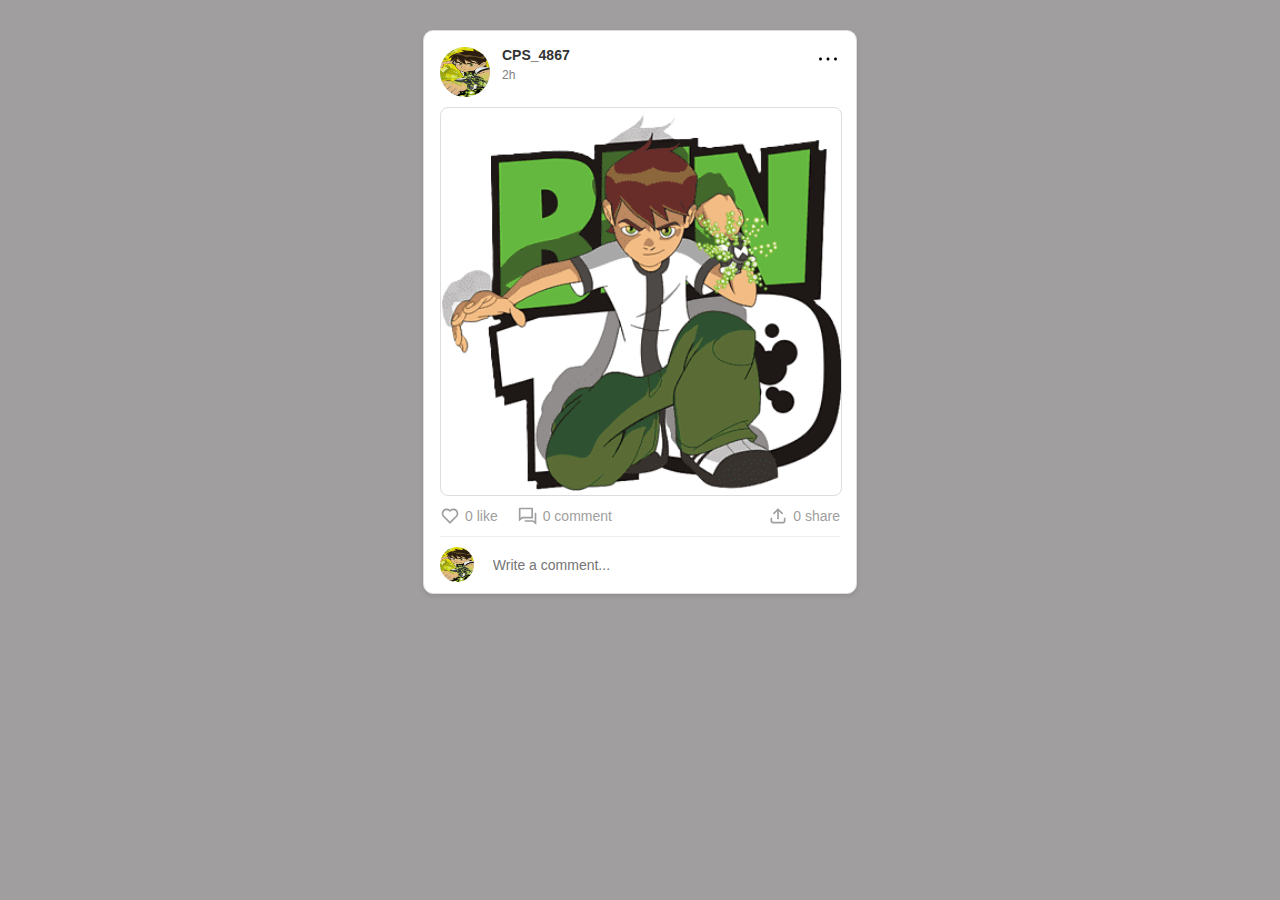
<file: REAL-CASES-LAYOUT/EX01/index.html>
<!DOCTYPE html>
<html lang="en">
<head>
    <meta charset="UTF-8">
    <meta http-equiv="X-UA-Compatible" content="IE=edge">
    <meta name="viewport" content="width=device-width, initial-scale=1.0">
    <title>facebook post card</title>
    <link rel="stylesheet" href="style.css">
</head>

<body>
    <div class="post-container">
        <div class="header">
            <div class="profile-picture">
                <img src="user.jpg" alt="user profile" class="profile-picture">
            </div>
            <div class="header-text">
                <div class="name">CPS_4867</div>
                <div class="hour">2h</div>
            </div>
            <svg xmlns="http://www.w3.org/2000/svg" viewBox="0 0 24 24" width="24" height="24" fill="currentColor"><path d="M4.5 10.5C3.675 10.5 3 11.175 3 12C3 12.825 3.675 13.5 4.5 13.5C5.325 13.5 6 12.825 6 12C6 11.175 5.325 10.5 4.5 10.5ZM19.5 10.5C18.675 10.5 18 11.175 18 12C18 12.825 18.675 13.5 19.5 13.5C20.325 13.5 21 12.825 21 12C21 11.175 20.325 10.5 19.5 10.5ZM12 10.5C11.175 10.5 10.5 11.175 10.5 12C10.5 12.825 11.175 13.5 12 13.5C12.825 13.5 13.5 12.825 13.5 12C13.5 11.175 12.825 10.5 12 10.5Z"></path></svg>
        </div>
        
            <div class="thumbnail">
                <img src="pic.png" alt="thumbnail picture" class="thumbnail-img">
            </div>
    
        <div class="actions">
            <div class="social"><svg class="icon" xmlns="http://www.w3.org/2000/svg" viewBox="0 0 24 24" fill="currentColor"><path d="M12.001 4.52853C14.35 2.42 17.98 2.49 20.2426 4.75736C22.5053 7.02472 22.583 10.637 20.4786 12.993L11.9999 21.485L3.52138 12.993C1.41705 10.637 1.49571 7.01901 3.75736 4.75736C6.02157 2.49315 9.64519 2.41687 12.001 4.52853ZM18.827 6.1701C17.3279 4.66794 14.9076 4.60701 13.337 6.01687L12.0019 7.21524L10.6661 6.01781C9.09098 4.60597 6.67506 4.66808 5.17157 6.17157C3.68183 7.66131 3.60704 10.0473 4.97993 11.6232L11.9999 18.6543L19.0201 11.6232C20.3935 10.0467 20.319 7.66525 18.827 6.1701Z"></path></svg>
                <div class="tool">0 like</div></div>
            <div class="social"><svg class="icon" xmlns="http://www.w3.org/2000/svg" viewBox="0 0 24 24" fill="currentColor"><path d="M5.45455 15L1 18.5V3C1 2.44772 1.44772 2 2 2H17C17.5523 2 18 2.44772 18 3V15H5.45455ZM4.76282 13H16V4H3V14.3851L4.76282 13ZM8 17H18.2372L20 18.3851V8H21C21.5523 8 22 8.44772 22 9V22.5L17.5455 19H9C8.44772 19 8 18.5523 8 18V17Z"></path></svg>
                <div class="tool">0 comment</div></div>
                <div></div>
            <div class="social"><svg class="icon" xmlns="http://www.w3.org/2000/svg" viewBox="0 0 24 24" fill="currentColor"><path d="M12 2.58582L18.2071 8.79292L16.7929 10.2071L13 6.41424V16H11V6.41424L7.20711 10.2071L5.79289 8.79292L12 2.58582ZM3 18V14H5V18C5 18.5523 5.44772 19 6 19H18C18.5523 19 19 18.5523 19 18V14H21V18C21 19.6569 19.6569 21 18 21H6C4.34315 21 3 19.6569 3 18Z"></path></svg>
                <div class="tool">0 share</div></div>
        </div>
        <div class="comment-section">
            <img src="user.jpg" alt="user profile" class="cmt-img">
            <input type="text" class="comment-input" placeholder="Write a comment..."> 
        </div>
    </div>
</body>
</html>
</file>
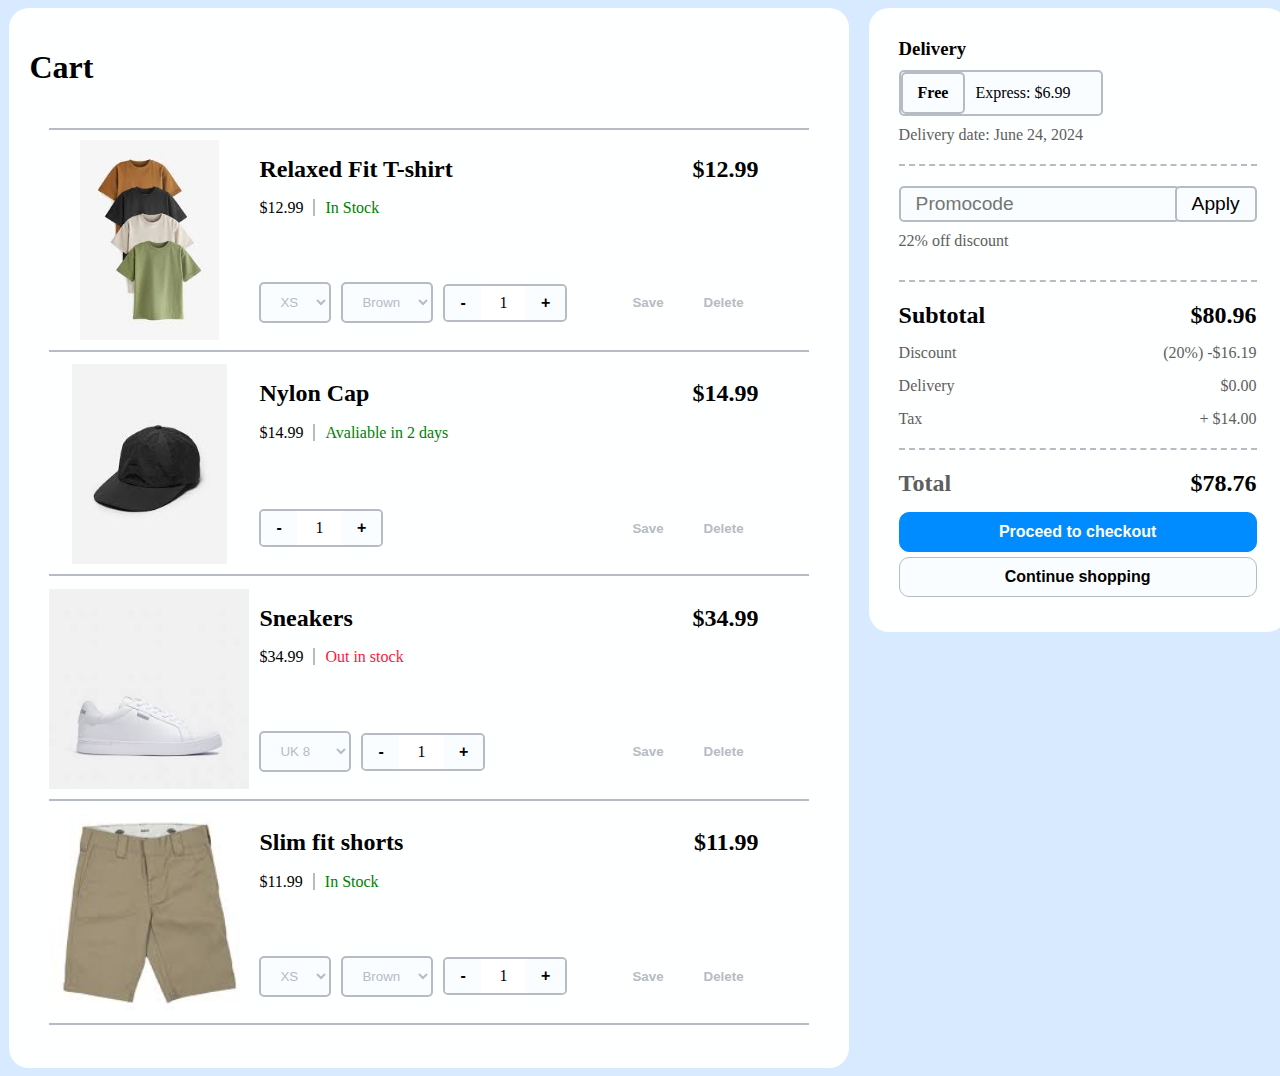
<file: REAL-CASES-LAYOUT/EX03/index.html>
<!DOCTYPE html>
<html lang="en">
<head>
    <meta charset="UTF-8">
    <meta http-equiv="X-UA-Compatible" content="IE=edge">
    <meta name="viewport" content="width=device-width, initial-scale=1.0">
    <title>facebook post card</title>
    <link rel="stylesheet" href="style.css">
</head>
<body>
    <div class="checkout">
        <div class="cart">
            <div class="title"><h1>Cart</h1>
            </div>
            <div class="item-list">
                <div class="item" id="item1">
                    <div class="image">
                        <img src="item1.jpg"/>
                    </div>
                    <div class="right-item">
                        <div class="item-info">
                            <div class="left-info">
                                <h1>Relaxed Fit T-shirt</h1>
                                <p>$12.99<span>In Stock</span></p>
                            </div>
                            <div class="price">
                                <h1>$12.99</h1>
                            </div>
                        </div>
                        <div class="interactive">
                            <form>
                                <select>
                                    <option>XS</option>
                                    <option>S</option>
                                    <option>M</option>
                                    <option>L</option>
                                </select>
                                <select>
                                    <option>Brown</option>
                                    <option>Black</option>
                                    <option>White</option>
                                    <option>Green</option>
                                </select>
                                <div class="quantity">
                                    <button>-</button>
                                    <p>1</p>
                                    <button>+</button>
                                </div>
                            </form>
                            <div class="btn">
                                <div class="save-btn">  
                                    <button><i class="fa-solid fa-heart"></i>Save</button>
                                </div>
                                <div class="delete-btn">
                                    <button><i class="fa-solid fa-trash"></i>Delete</button>
                                </div>
                            </div>
                        </div>
                    </div>
                    
                </div>
                <div class="item" id="item2">
                    <div class="image">
                        <img src="item2.jpg"/>
                    </div>
                    <div class="right-item">
                        <div class="item-info">
                            <div class="left-info">
                                <h1>Nylon Cap</h1>
                                <p>$14.99<span>Avaliable in 2 days</span></p>
                            </div>
                            <div class="price">
                                <h1>$14.99</h1>
                            </div>
                        </div>
                        <div class="interactive">
                            <form>
                                <div class="quantity">
                                    <button>-</button>
                                    <p>1</p>
                                    <button>+</button>
                                </div>
                            </form>
                            <div class="btn">
                                <div class="save-btn">
                                    <button><i class="fa-solid fa-heart"></i>Save</button>
                                </div>
                                <div class="delete-btn">
                                    <button><i class="fa-solid fa-trash"></i>Delete</button>
                                </div>
                            </div>
                        </div>
                    </div>
                    
                </div>
                <div class="item" id="item3">
                    <div class="image">
                        <img src="item3.jpg"/>
                    </div>

                    <div class="right-item">
                        <div class="item-info">
                            <div class="left-info">
                                <h1>Sneakers</h1>
                                <p>$34.99<span>Out in stock</span></p>
                            </div>
                            <div class="price">
                                <h1>$34.99</h1>
                            </div>
                        </div>
                        <div class="interactive">
                            <form>
                                <select>
                                    <option>UK 8</option>
                                    <option>UK 9</option>
                                    <option>UK 10</option>
                                    <option>UK 11</option>
                                </select>
                                <div class="quantity">
                                    <button>-</button>
                                    <p>1</p>
                                    <button>+</button>
                                </div>
                            </form>
                            <div class="btn">
                                <div class="save-btn">
                                    <button><i class="fa-solid fa-heart"></i>Save</button>
                                </div>
                                <div class="delete-btn">
                                    <button><i class="fa-solid fa-trash"></i>Delete</button>
                                </div>
                            </div>
                        </div>
                    </div>
                    
                </div>
                <div class="item" id="item4">
                    <div class="image">
                        <img src="item4.jpg"/>
                    </div>

                    <div class="right-item">
                        <div class="item-info">
                            <div class="left-info">
                                <h1>Slim fit shorts</h1>
                                <p>$11.99<span>In Stock</span></p>
                            </div>
                            <div class="price">
                                <h1>$11.99</h1>
                            </div>
                        </div>
                        <div class="interactive">
                            <form>
                                <select>
                                    <option>XS</option>
                                    <option>S</option>
                                    <option>M</option>
                                    <option>L</option>
                                </select>
                                <select>
                                    <option>Brown</option>
                                    <option>Black</option>
                                    <option>Green</option>
                                    <option>White</option>
                                </select>
                                <div class="quantity">
                                    <button>-</button>
                                    <p>1</p>
                                    <button>+</button>
                                </div>
                            </form>
                            <div class="btn">
                                <div class="save-btn">
                                    <button><i class="fa-solid fa-heart"></i>Save</button>
                                </div>
                                <div class="delete-btn">
                                    <button><i class="fa-solid fa-trash"></i>Delete</button>
                                </div>
                            </div>
                        </div>
                    </div>
                    
                </div>
                
            </div>
        </div>
        <div class="delivery">
            <div class="top">
                <h3>Delivery</h3>
                <div>
                    <div class="free-btn">Free</div>
                    <div class="express-price">Express: $6.99</div>
                </div>
                <p>Delivery date: June 24, 2024</p>
            </div>
            <hr>
            <div class="mid-1">
                <div>
                    <input type="text" placeholder="Promocode">
                    <button>Apply</button>
                </div>
                <p>22% off discount</p>
            </div>
            <hr>
            <div class="mid-2">
                <div>
                    <h2>Subtotal</h2>
                    <h2>$80.96</h2>
                </div>
                <div>
                    <p>Discount</p>
                    <p>(20%) -$16.19</p>
                </div>
                <div>
                    <p>Delivery <i class="fa-solid fa-circle-info"></i></p>
                    <p>$0.00</p>
                </div>
                <div>
                    <p>Tax <i class="fa-solid fa-circle-info"></i></p>
                    <p>+ $14.00</p>
                </div>
            </div>
            <hr>
            <div class="bottom">
                <div>
                    <h2 id="total-text">Total</h2>
                    <h2>$78.76</h2>
                </div>
                <button id="checkout-btn">Proceed to checkout</button>
                <button id="continue-btn">Continue shopping</button>
            </div>

        </div>
    </div>
</body>
</html>
</file>
<file: REAL-CASES-LAYOUT/EX01/style.css>
body{
    font-family: Arial, sans-serif;
    background-color: #a09e9e;
    display: flex;
    justify-content: center;
    margin: 0;
    padding: 30px;
}

.post-container{
    width: 400px;
    height: 530px;
    background-color: #fff;
    border: 1px solid #ddd; 
    border-radius: 10px;
    padding: 16px;
    box-shadow: 0 2px 5px rgba(0, 0, 0, 0.1);
}

.header{
    display: grid;
    grid-template-columns: auto 1fr auto;
    margin-bottom: 10px;
}

.profile-picture{
    width: 50px;
    height: 50px;
    border-radius: 50%;
    background-color: #ddd;
    margin-right: 12px;
}

.header-text{
    font-size: 14px;
}

.header-text .name{
    font-weight: bold;
    color: #333;
}

.header-text .hour{
    font-size: 12px;
    color: grey;
    margin-top: 5px;
}

.thumbnail{
    background-color: #fff;
    width: 100%;
    position: relative;
    margin-top: 10px;
    border-radius: 8px;
    border:1px solid #ddd;
    overflow: hidden;
}

.thumbnail-img{
    height: 100%;
    width: 100%;
}

.actions{
    display: grid;
    grid-template-columns: auto auto 1fr auto;
    grid-gap: 20px;
    margin-top: 10px;
    font-size: 14px;
    color: #a09e9e;
    padding-bottom: 10px;
    border-bottom: 1px solid #efefef;
    cursor: pointer;
}

.social{
    display: grid;  
    grid-template-columns: auto 1fr;
    grid-gap: 5px;
}
.icon{
    width: 20px;
    margin: auto;
}
.tool{
    margin: auto;
}
.comment-section{
    display: flex;
    align-items: center;
    margin-top: 2px;
    padding-top: 8px;
}

.comment-section .cmt-img{
    width: 40px;
    height: 35px;
    border-radius: 50%;
    margin-right: 10px;
}

.comment-section .comment-input{
    width: 100%;
    padding: 5px 8px;
    border-radius: 20px;
    border: 1px solid #fff;
    outline: none;
    font-size: 14px;
}
</file>
<file: REAL-CASES-LAYOUT/EX03/style.css>
body{
    background-color: rgb(216, 234, 255);
}
.checkout{
    display: grid;
    grid-template-columns: repeat(2, auto);
    justify-items: start;
    justify-content: center;
    align-items: start;
    width: 100vw;
    gap: 20px
}
.cart{
    display: grid;
    grid-template-rows: repeat(2, auto);
    background-color: #feffff;
    padding: 20px;
    border-radius: 20px;
}
.item-list{
    display: grid;
    grid-template-rows: repeat(4, auto);
    height: 900px;
    padding: 20px;
    overflow-y: scroll;
    overflow-x: hidden;
}
.item{
    height: 200px;
    display: grid;
    grid-template-columns: auto 1fr;
    justify-content: start;
    gap: 10px;
    border-bottom: 2px solid #B6BBC4;
    padding-block: 10px;
    padding-right: 50px;
}
#item1{
    border-top: 2px solid #B6BBC4;
}
.image{
    height: 100%;
    width: 200px;
    overflow: hidden;
    display: flex;
    align-items: center;
    justify-content: center;
}
.image img{
    height: 100%;
}
.right-item{
    display: grid;
    grid-template-rows: repeat(2, auto);
}
.item-info{
    display: grid;
    grid-template-columns: 1fr auto;
}
.interactive{
    width: 100%;
    display: grid;
    grid-template-columns: auto 1fr;
    justify-content: start;
    gap: 50px;
}

.quantity{
    width: 120px;
    display: grid;
    grid-template-columns: auto 1fr auto;
    justify-items: center;
    align-items: center;
    text-align: center;
    border-radius: 5px;
    overflow: hidden;
    background-color: rgb(255, 255, 255);
    border: 2px solid #B6BBC4;
}
.quantity p{
    margin: 0;
}
.quantity button{
    background-color: #fafdff;
    border: none;
    padding: 8px 15px;
    font-size: 1rem;
    font-weight: 900;
}
form{
    display: grid;
    grid-template-columns: repeat(3, auto);
    gap: 10px;
    align-items: center;
}
.right-item h1{
    font-size: 1.5rem;
}
.left-info > p{
    font-size: 1rem;
}
.left-info > p span{
    color: green;
    border-left: 2px solid #B6BBC4;
    padding-left: 10px;
    margin-left: 10px;
}
select{
    background-color: #fafdff;
    color: #B6BBC4;
    border: none;
    border-radius: 5px;
    border: 2px solid #B6BBC4;
    padding: 10px 15px;
}

.btn{
    display: grid;
    grid-template-columns: repeat(2, auto);
    align-items: center;
    justify-self: end;
    gap: 10px;
}
.save-btn button,
.delete-btn button{
    background-color: rgba(255, 255, 255, 0);
    color: #B6BBC4;
    font-weight: 900;
    border: none;
    padding: 10px 15px;
    border-radius: 5px;
}

#item2 form{
    grid-template-columns: auto;
}
#item3 .left-info > p span{
    color: rgb(255, 23, 61);
}
#item3 form{
    grid-template-columns: auto auto;
}




.delivery{
    height: auto;
    background-color: #feffff;
    border-radius: 20px;
    padding: 30px;
}
.top{
    display: grid;
    grid-template-rows: repeat(3, auto);
    gap: 10px; 
}
.top *, 
.mid-1 *,
.mid-2 *,
.bottom *{
    margin: 0;
}
.top > div{
    display: flex;
    align-items: center;
    background-color: #fafdff;
    gap: 10px;
    border-radius: 5px;
    overflow: hidden;
    width: 200px;
    border: 2px solid #B6BBC4;
}
.top > p,
.mid-1 > p,
.mid-2 p,
#total-text{
    color: rgb(94, 94, 94);
}
.free-btn{
    background-color: #fafdff;
    border: 2px solid #B6BBC4;
    padding: 10px 15px;
    border-radius: 5px;
    font-weight: 700;
}

hr{
    border: none;
    border-top: 2px dashed #B6BBC4;
    margin-block: 20px;
}
.mid-1{
    display: grid;
    grid-template-rows: repeat(3, auto);
    gap: 10px;
}
.mid-1 > div{
    display: flex;
}
.mid-1 input{
    border: 2px solid #B6BBC4;
    background-color: #fafdff;
    border-radius: 5px;
    font-size: 1.2rem;
    padding: 5px 15px;
}
.mid-1 button{
    font-size: 1.2rem;
    padding: 5px 15px;
    background-color: #fafdff;
    border: 2px solid #B6BBC4;
    border-radius: 5px;
    margin-left: -5px;
}
.mid-2{
    display: grid;
    grid-template-rows: repeat(4, auto);
    gap: 15px;
}
.mid-2 > div{
    display: flex;
    align-items: center;
    justify-content: space-between;
}
.bottom{
    display: grid;
    grid-template-rows: repeat(3, auto);
}
.bottom div{
    display: flex;
    justify-content: space-between;
    align-items: center;
    margin-bottom: 15px;
}
.bottom button{
    font-size: 1rem;
    padding-block: 10px;
    margin-bottom: 5px;
    border-radius: 10px;
    font-weight: 700;
}
#checkout-btn{
    background-color: rgb(0, 140, 255);
    color: white;
    border: 1px solid rgb(0, 140, 255);
}
#continue-btn{
    background-color: #fafdff;
    border: 1px solid #B6BBC4;
}

button:hover,
.free-btn:hover,
#checkout-btn:hover,
#continue-btn:hover{
    background-color: #B6BBC4;
    color: white;
    cursor: pointer;
    border-color: #00000000;
}
@media (max-width: 1180px) {
    .checkout{
        grid-template-columns: auto;
        grid-template-rows: repeat(2, auto);
        justify-items: start;
        justify-content: center;
        align-items: start;
        width: 100vw;
        gap: 20px
    }
}
</file>
